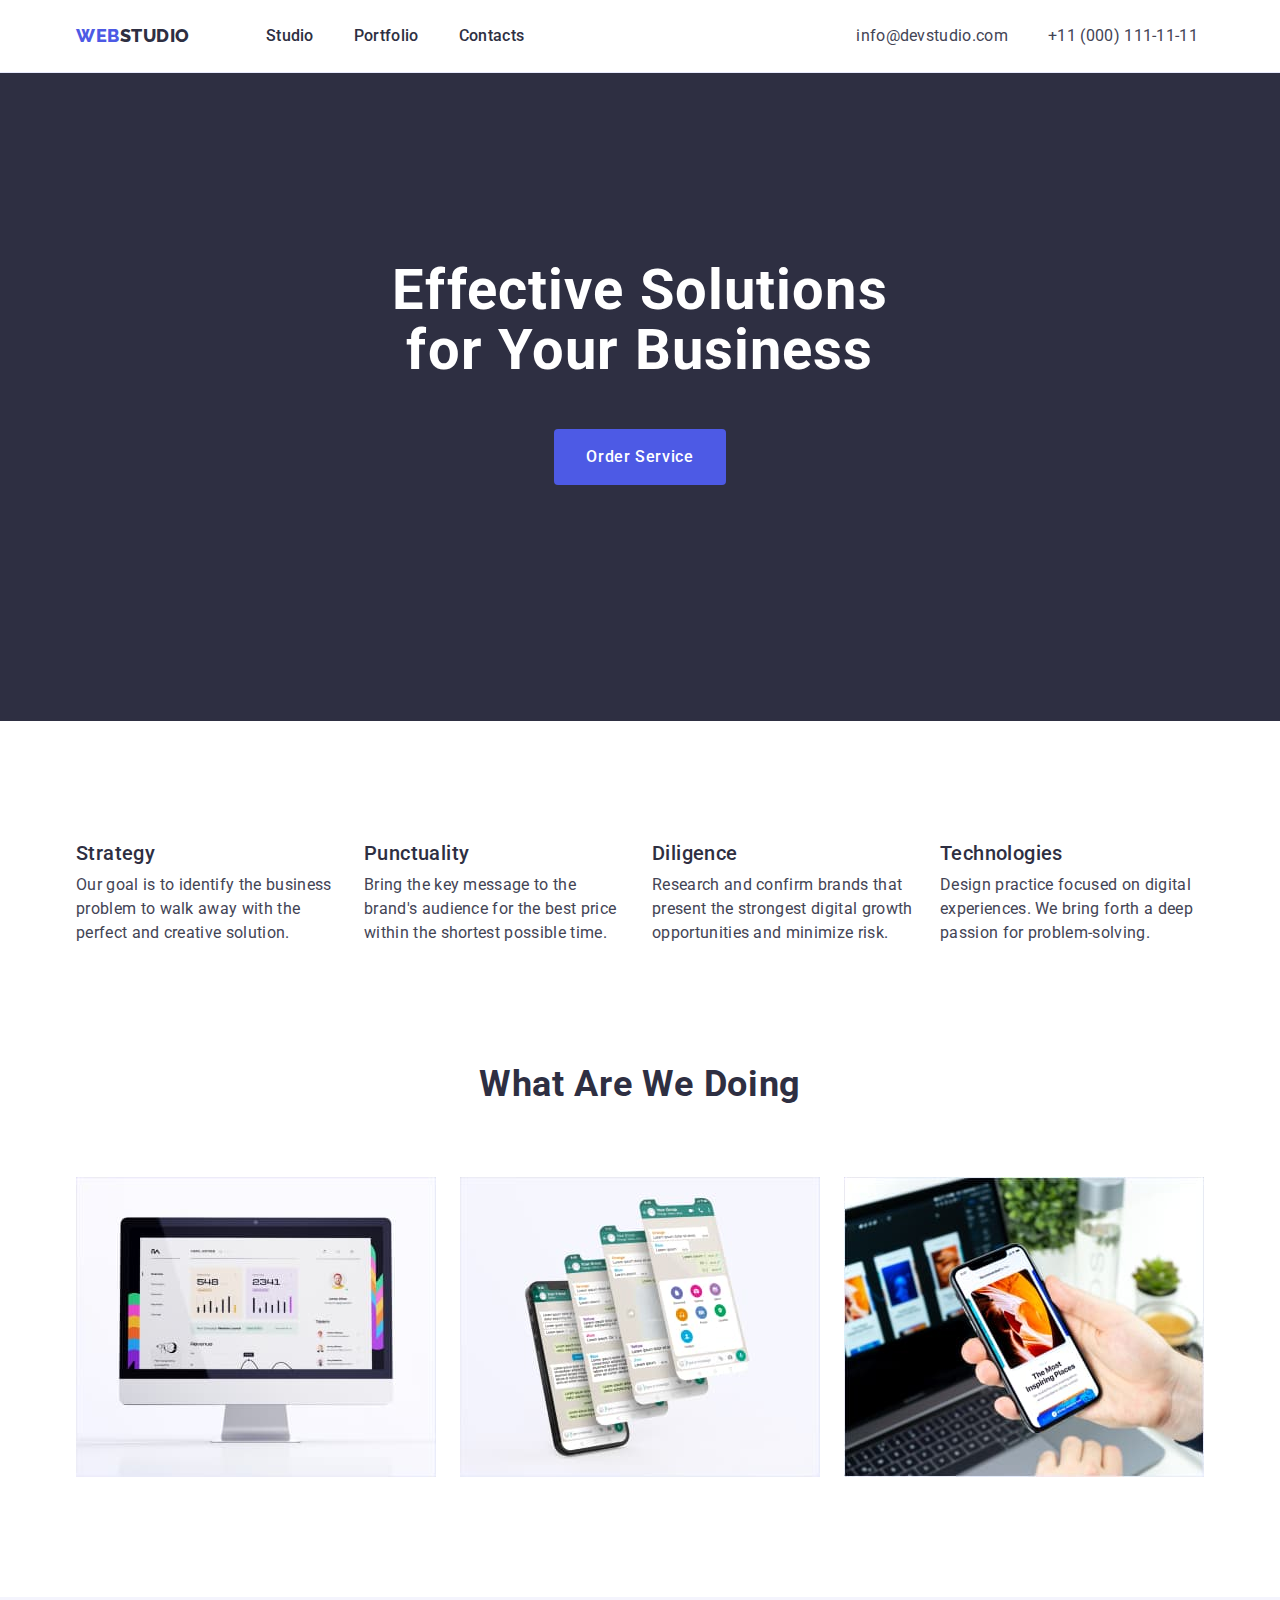
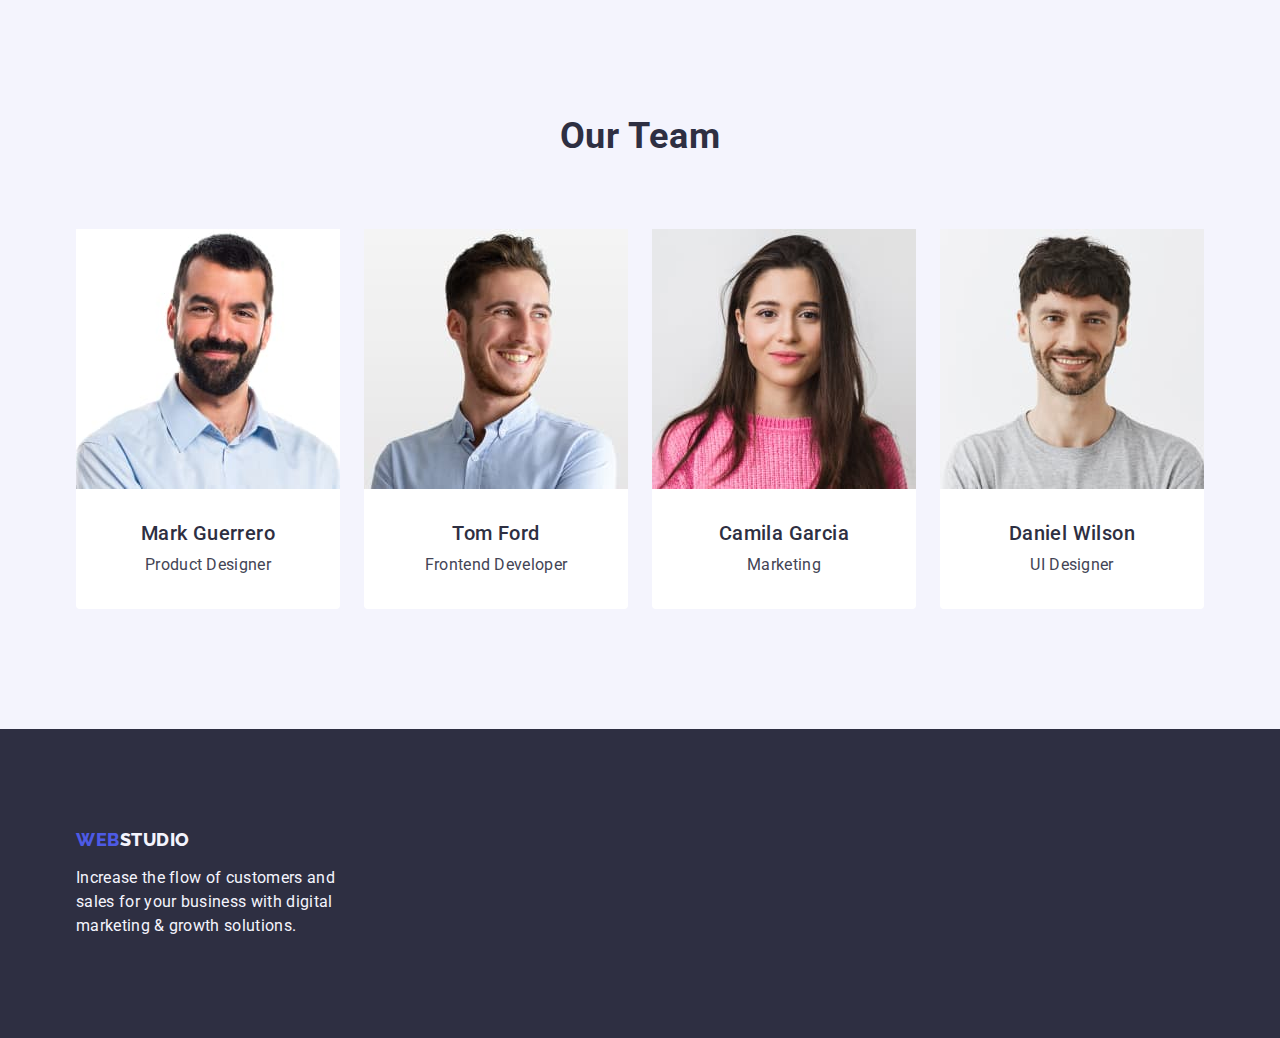
<file: index.html>
<!DOCTYPE html>
<html lang="en">
  <head>
    <meta charset="UTF-8" />
    <meta name="viewport" content="width=device-width, initial-scale=1.0" />
    <link rel="preconnect" href="https://fonts.googleapis.com" />
    <link rel="preconnect" href="https://fonts.gstatic.com" crossorigin />
    <link rel="stylesheet" href="./css/modern-normalize.min.css" />
    <link
      href="https://fonts.googleapis.com/css2?family=Raleway:wght@800&family=Roboto:wght@400;500;700;900&display=swap"
      rel="stylesheet"
    />
    <link rel="stylesheet" href="./css/modern-normalize.css" />
    <title>WebStudio</title>
    <link rel="stylesheet" href="./css/styles.css" />
  </head>
  <body>
    <header class="header-nav">
      <div class="container">
        <nav class="menu">
          <a class="link logo" href="./index.html"
            >Web<span class="logo-studio">Studio</span></a
          >
          <ul class="list nav-pages">
            <li><a class="link pages" href="./index.html">Studio</a></li>
            <li><a class="link pages" href="./portfolio.html">Portfolio</a></li>
            <li><a class="link pages" href="">Contacts</a></li>
          </ul>
        </nav>

        <address class="header-adress">
          <ul class="list">
            <li>
              <a class="link" href="mailto:info@devstudio.com"
                >info@devstudio.com</a
              >
            </li>
            <li>
              <a class="link" href="tel:+110001111111">+11 (000) 111-11-11</a>
            </li>
          </ul>
        </address>
      </div>
    </header>

    <main>
      <section class="main-title">
        <div class="container">
          <h1 class="title">Effective Solutions for Your Business</h1>
          <button class="main-button" type="button">
            <span class="button">Order Service</span>
          </button>
        </div>
      </section>

      <section class="second-title">
        <div class="container">
          <h2>#</h2>
          <ul class="list">
            <li class="second-title-text">
              <h3 class="title-list">Strategy</h3>
              <p class="text">
                Our goal is to identify the business problem to walk away with
                the perfect and creative solution.
              </p>
            </li>

            <li class="second-title-text">
              <h3 class="title-list">Punctuality</h3>
              <p class="text">
                Bring the key message to the brand's audience for the best price
                within the shortest possible time.
              </p>
            </li>

            <li class="second-title-text">
              <h3 class="title-list">Diligence</h3>
              <p class="text">
                Research and confirm brands that present the strongest digital
                growth opportunities and minimize risk.
              </p>
            </li>

            <li class="second-title-text">
              <h3 class="title-list">Technologies</h3>
              <p class="text">
                Design practice focused on digital experiences. We bring forth a
                deep passion for problem-solving.
              </p>
            </li>
          </ul>
        </div>
      </section>

      <section class="our-job">
        <div class="container">
          <h2 class="our-job-title">What are we doing</h2>
          <ul class="list">
            <li class="our-job-text">
              <img
                src="./images/img1.jpg"
                alt="Statictic"
                width="360"
                height="300"
              />
            </li>
            <li class="our-job-text">
              <img
                src="./images/img2.jpg"
                alt="Development"
                width="360"
                height="300"
              />
            </li>
            <li class="our-job-text">
              <img
                src="./images/img3.jpg"
                alt="Cross Platforming"
                width="360"
                height="300"
              />
            </li>
          </ul>
        </div>
      </section>

      <section class="our">
        <div class="container">
          <h2 class="team">Our Team</h2>
          <ul class="list">
            <li class="our-team">
              <img
                src="./images/img7.jpg"
                alt="Mark Guerrero"
                width="264"
                height="260"
              />
              <div class="card-text">
                <h3 class="human">Mark Guerrero</h3>
                <p class="job">Product Designer</p>
              </div>
            </li>

            <li class="our-team">
              <img
                src="./images/img6.jpg"
                alt="Tom Ford"
                width="264"
                height="260"
              />
              <div class="card-text">
                <h3 class="human">Tom Ford</h3>
                <p class="job">Frontend Developer</p>
              </div>
            </li>

            <li class="our-team">
              <img
                src="./images/img5.jpg"
                alt="Camila Garcia"
                width="264"
                height="260"
              />
              <div class="card-text">
                <h3 class="human">Camila Garcia</h3>
                <p class="job">Marketing</p>
              </div>
            </li>

            <li class="our-team">
              <img
                src="./images/img4.jpg"
                alt="Daniel Wilson"
                width="264"
                height="260"
              />
              <div class="card-text">
                <h3 class="human">Daniel Wilson</h3>
                <p class="job">UI Designer</p>
              </div>
            </li>
          </ul>
        </div>
      </section>
    </main>
    <footer class="footer">
      <div class="container">
        <a class="link" href="./index.html"
          >Web<span class="logo-studio-footer">Studio</span></a
        >
        <p class="footer-text">
          Increase the flow of customers and sales for your business with
          digital marketing & growth solutions.
        </p>
      </div>
    </footer>
  </body>
</html>
</file>
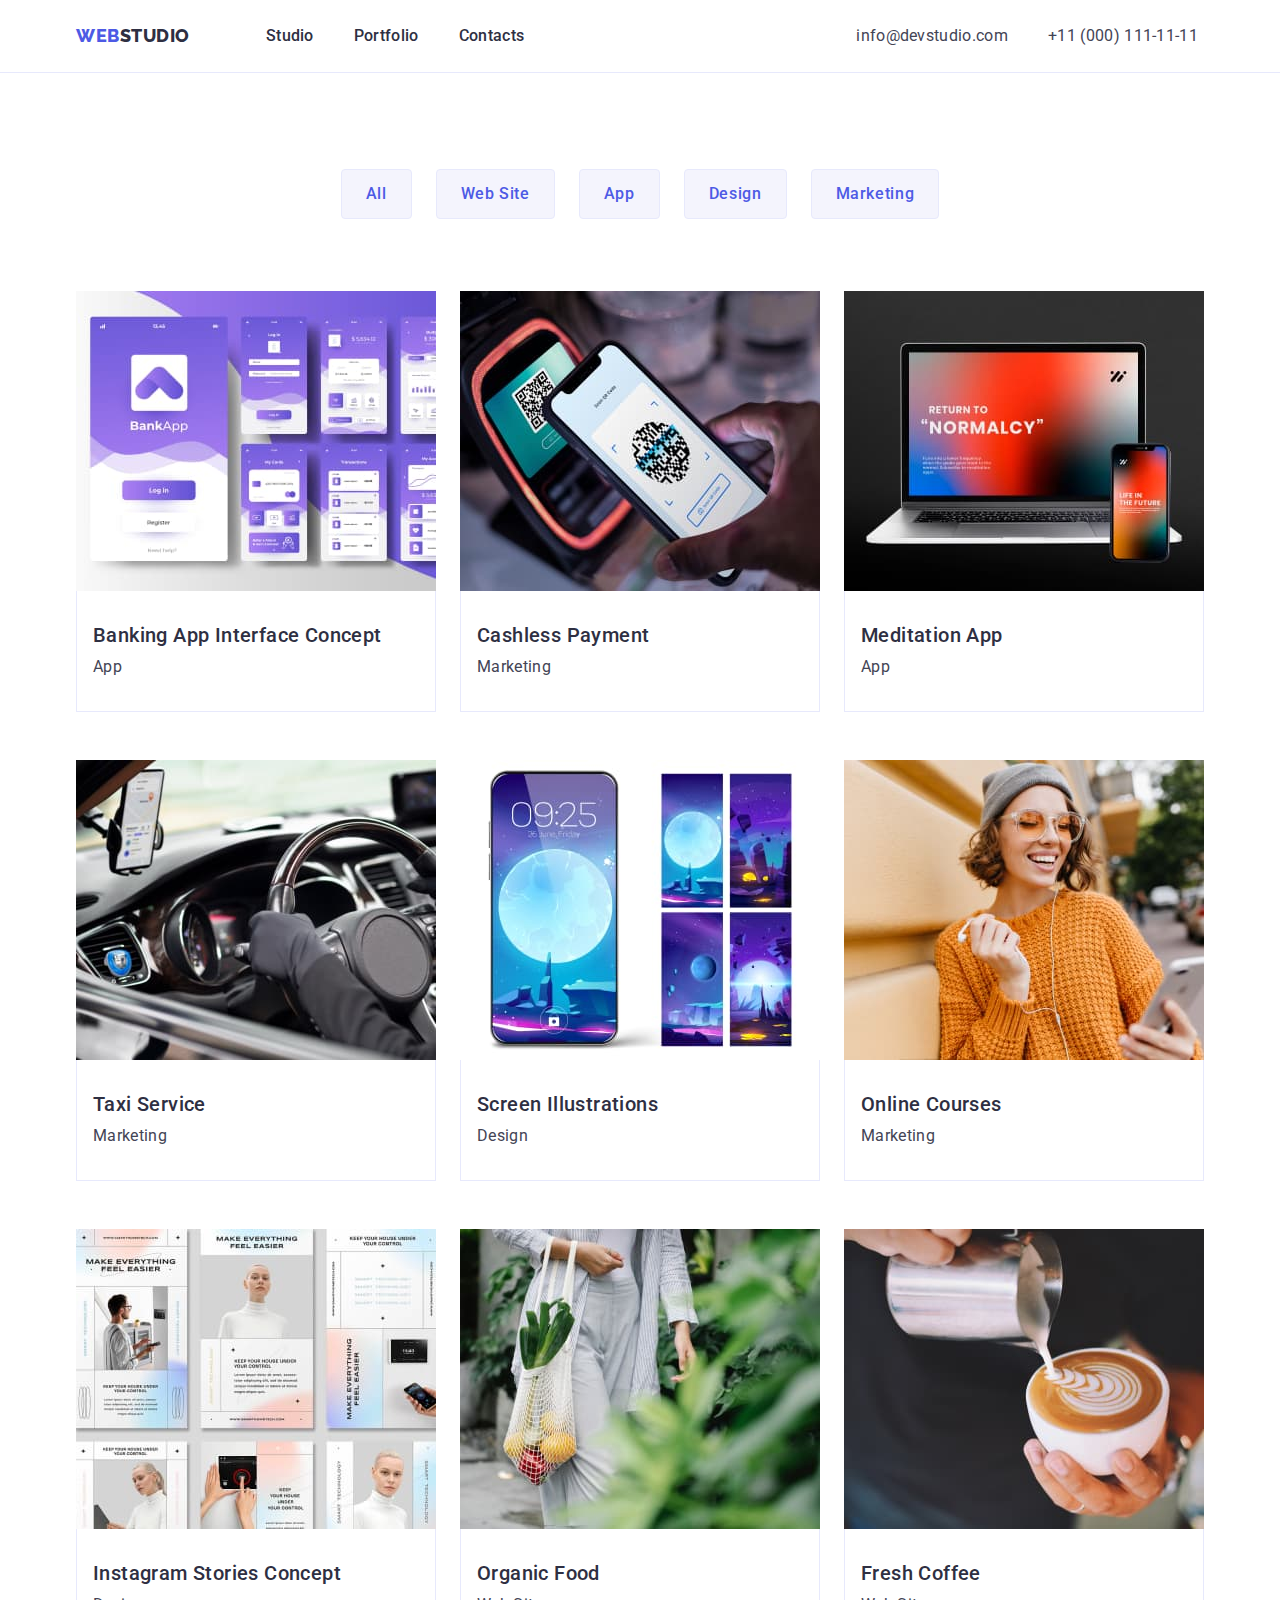
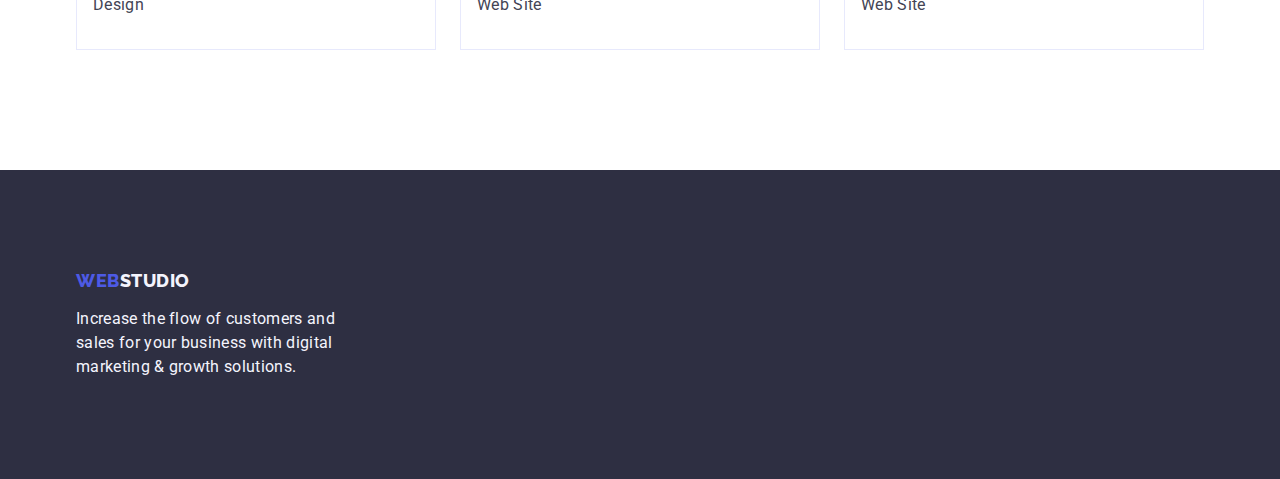
<file: portfolio.html>
<!DOCTYPE html>
<html lang="en">
  <head>
    <meta charset="UTF-8" />
    <meta name="viewport" content="width=device-width, initial-scale=1.0" />
    <link rel="preconnect" href="https://fonts.googleapis.com" />
    <link rel="preconnect" href="https://fonts.gstatic.com" crossorigin />
    <link rel="stylesheet" href="./css/modern-normalize.min.css" />
    <link
      href="https://fonts.googleapis.com/css2?family=Raleway:wght@800&family=Roboto:wght@400;500;700;900&display=swap"
      rel="stylesheet"
    />
    <link rel="stylesheet" href="./css/modern-normalize.css" />
    <title>WebStudio</title>
    <link rel="stylesheet" href="./css/styles.css" />
  </head>
  <body>
    <header class="header-nav">
      <div class="container">
        <nav class="menu">
          <a class="link logo" href="./index.html"
            >Web<span class="logo-studio">Studio</span></a
          >
          <ul class="list nav-pages">
            <li><a class="link pages" href="./index.html">Studio</a></li>
            <li><a class="link pages" href="./portfolio.html">Portfolio</a></li>
            <li><a class="link pages" href="">Contacts</a></li>
          </ul>
        </nav>

        <address class="header-adress">
          <ul class="list">
            <li>
              <a class="link" href="mailto:info@devstudio.com"
                >info@devstudio.com</a
              >
            </li>
            <li>
              <a class="link" href="tel:+110001111111">+11 (000) 111-11-11</a>
            </li>
          </ul>
        </address>
      </div>
    </header>
    
    <main class="portfolio-main">
      <section class="portfolio-section">
        <div class="container">
        <h1 class="hidden"></h1>
        <ul class="list buttons">
          <li><button type="button" class="button">All</button></li>
          <li><button type="button" class="button">Web Site</button></li>
          <li><button type="button" class="button">App</button></li>
          <li><button type="button" class="button">Design</button></li>
          <li><button type="button" class="button">Marketing</button></li>
        </ul>

            <ul class="list card-list">
                <li class="portfolio-card">
                  <a class="link" href="">
                    <img
                      src="./images/img8.jpg"
                      alt="Banking App"
                      width="360"
                      height="300"
                    />
                    <div class="card-content">
                      <h2 class="portfolio-job">
                        Banking App Interface Concept
                      </h2>
                      <p class="portfolio-content">App</p>
                    </div>
                  </a>
                </li>

                <li class="portfolio-card">
                  <a class="link" href="">
                    <img
                      src="./images/img9.jpg"
                      alt="NFC Payment"
                      width="360"
                      height="300"
                    />
                    <div class="card-content">
                      <h2 class="portfolio-job">Cashless Payment</h2>
                      <p class="portfolio-content">Marketing</p>
                    </div>
                  </a>
                </li>

                <li class="portfolio-card">
                  <a class="link" href="">
                    <img
                      src="./images/img10.jpg"
                      alt="Meditation App"
                      width="360"
                      height="300"
                    />
                    <div class="card-content">
                      <h2 class="portfolio-job">Meditation App</h2>
                      <p class="portfolio-content">App</p>
                    </div>
                  </a>
                </li>
              
                <li class="portfolio-card">
                  <a class="link" href="">
                    <img
                      src="./images/img11.jpg"
                      alt="Taxi"
                      width="360"
                      height="300"
                    />
                    <div class="card-content">
                      <h2 class="portfolio-job">Taxi Service</h2>
                      <p class="portfolio-content">Marketing</p>
                    </div>
                  </a>
                </li>

                <li class="portfolio-card">
                  <a class="link" href="">
                    <img
                      src="./images/img12.jpg"
                      alt="Screen Ilustration"
                      width="360"
                      height="300"
                    />
                    <div class="card-content">
                      <h2 class="portfolio-job">Screen Illustrations</h2>
                      <p class="portfolio-content">Design</p>
                    </div>
                  </a>
                </li>

                <li class="portfolio-card">
                  <a class="link" href="">
                    <img
                      src="./images/img13.jpg"
                      alt="Online Courses"
                      width="360"
                      height="300"
                    />
                    <div class="card-content">
                      <h2 class="portfolio-job">Online Courses</h2>
                      <p class="portfolio-content">Marketing</p>
                    </div>
                  </a>
                </li>
              

              
                <li class="portfolio-card">
                  <a class="link" href="">
                    <img
                      src="./images/img14.jpg"
                      alt="Stories Concept"
                      width="360"
                      height="300"
                    />
                    <div class="card-content">
                      <h2 class="portfolio-job">Instagram Stories Concept</h2>
                      <p class="portfolio-content">Design</p>
                    </div>
                  </a>
                </li>

                <li class="portfolio-card">
                  <a class="link" href="">
                    <img
                      src="./images/img15.jpg"
                      alt="Food"
                      width="360"
                      height="300"
                    />
                    <div class="card-content">
                      <h2 class="portfolio-job">Organic Food</h2>
                      <p class="portfolio-content">Web Site</p>
                    </div>
                  </a>
                </li>

                <li class="portfolio-card">
                  <a class="link" href="">
                    <img
                      src="./images/img16.jpg"
                      alt="Barista"
                      width="360"
                      height="300"
                    />
                    <div class="card-content">
                      <h2 class="portfolio-job">Fresh Coffee</h2>
                      <p class="portfolio-content">Web Site</p>
                    </div>
                  </a>
                </li>
            </ul>
        </div>
      </section>
    </main>

    <footer class="footer">
      <div class="container">
        <a class="link" href="./index.html"
          >Web<span class="logo-studio-footer">Studio</span></a
        >
        <p class="footer-text">
          Increase the flow of customers and sales for your business with
          digital marketing & growth solutions.
        </p>
      </div>
    </footer>
  </body>
</html>
</file>
<file: css/styles.css>
:root {
    --primary-font: "Roboto" , sans-serif;
    --title-font : "Raleway" , sans-serif ;
    --background-color-main: #FFFFFF;
    
}

header {
    background-color: #FFFFFF;
}

body {
    background-color: #FFFFFF;
    font-family: var(--primary-font);
    color:#434455;
}

a {
    padding: 0;
    margin: 0;
}

h1,
h2,
h3,
h4,
h5,
h6 {
    padding: 0;
    margin: 0;
}

p {
    padding: 0;
    margin: 0;
}

ul {
    padding: 0;
    margin: 0;
}

img {
    display: block;
    max-width: 100%;
}

.container {
    width: 1158px;
    padding: 0 15px;
    margin: 0 auto;
}

.menu {
    display:flex;
    align-items: center;
}

.header-nav .container {
    display: flex;
}

.header-nav {
    border-bottom: 1px solid #E7E9FC;
    padding: 24px 0;
}


.menu .logo {
    text-decoration: none;
    line-height: 1.17;
    letter-spacing: 0.03em;
    text-transform: uppercase;
    font-family: var(--title-font);
    font-size: 18px;
    font-weight: 800;
    color: #4D5AE5;

    margin:0 76px 0 0;
}

.menu .nav-pages {
    display: flex;
    margin-right: 332px;
    gap:40px;
}

.nav-pages .pages {
    text-decoration: none;
    letter-spacing: 0.02em;
    line-height: 1.5;
    color: #2E2F42;
    font-size: 16px;
    font-weight: 500;
}

.menu .list .link {
    padding: 24px 0;
}


.header-adress .list {
    display:flex;
    gap:40px;
}


.container .logo-studio {
    color: #2E2F42;
}

.link .logo-studio-footer {
    color: #F4F4FD;
}

.list {
    list-style: none;
    background-color:var(--background-color-main);
}


.header-adress {
    font-style: normal;
}

.header-adress .list .link
{
    color: #2E2F42;
    font-size: 16px;
    line-height: 1.5;
    letter-spacing: 0.02em;
    color: #434455;

}


.header-nav .list .link:hover,
 .header-nav .list .link:focus{
    color: #404BBF;
}


.header-adress .link:hover,
.header-adress .link:focus,
.header-adress .link:hover,
.header-adress .link:focus
 {
    color: #404BBF;
}



.main-title .main-button {
    letter-spacing: 0.04em;
    line-height: 1.5;
    font-weight: 500;
    font-family: "Roboto", sans-serif;
    cursor: pointer;
    color: #FFFFFF;
    background-color:#4D5AE5;
    font-size: 16px;

    display: block;
    min-width: 169px;
    height: 56px;
    padding: 16px 32px;
    margin:48px auto;
    border: none;
    border-radius: 4px;

}


.main-title .main-button:focus,
.main-title .main-button:hover {
    color: #FFFFFF;
    background-color:#404BBF;
    font-size: 16px;
    font-weight: 500;
}

.main-title {
    letter-spacing: 0.02em;
    text-align: center;
    background-color:#2E2F42;

    padding:188px 0;
}


.main-title .title {
    letter-spacing: 0.02em;
    font-weight: 700;
    font-size: 56px;
    color: #FFFFFF;
    line-height: 1.07;

    max-width: 496px;
}

.main-title .container {
    max-width: 496px;
    padding: 0;
    
}

.second-title {
    padding: 120px 0;
}

.second-title .container .list {
    display: flex;
    gap: 24px;
}

.second-title-text {
    width: calc((100% - 72px) / 4);
}

.second-title-text .title-list {
    margin-bottom: 8px;
}

.second-title h2 {
    position: absolute;
    width: 1px;
    height: 1px;
    margin: -1px;
    border: 0;
     padding: 0;
    
     white-space: nowrap;
     clip-path: inset(100%);
     clip: rect(0 0 0 0);
     overflow: hidden;
}

.second-title .text {
    letter-spacing: 0.02em;
    font-size: 16px;
    line-height: 1.5;
}

.second-title .list .title-list {
    letter-spacing: 0.02em;
    color: #2E2F42;
    line-height: 1.2;
    font-weight: 500;
    font-size: 20px;
}

.our-job {
    padding-bottom:120px;

}

.our-job .our-job-title {
    margin-bottom: 72px;

    text-transform: capitalize;
    letter-spacing: 0.02em;
    text-align: center;
    line-height: 1.11;
    font-size: 36px;
    font-weight: 700;
    color: #2E2F42;
}


.our-job .container .list {
    display: flex;
    gap: 24px;
}

.our-job-title .our-job-text {
    width: calc((100% - 48px) \ 3);
}


.our-job .conteiner .list {
    color: #E7E9FC;
}


.our {
    padding: 120px 0;
    background-color:#F4F4FD;
}

.list .our-team {
    background-color: #FFFFFF;

    width: calc((100%-72px) \ 4);
    border-radius: 0px 0px 4px 4px;
}

.card-text {
    padding: 32px 16px;
}

.our .container .list {
    background-color: #F4F4FD;
    
    display: flex;
    gap: 24px;
}


.our .team {
    color: #2E2F42;
    text-transform: capitalize;
    letter-spacing: 0.02em;
    text-align: center;
    line-height: 1.11;
    font-size: 36px;
    font-weight:700 ;

    margin-bottom: 72px;
}

.list .our-team .job {
    background-color: #FFFFFF;
    letter-spacing: 0.02em;
    color: #434455;
    line-height: 1.5;
    font-size: 16px;
    font-weight: 400;

    text-align: center;
}

.our-team .human {
    color: #2E2F42;
    letter-spacing: 0.02em;
    font-size: 20px;
    font-weight: 500;
    line-height: 1.2;

    text-align: center;
    margin-bottom: 8px;
}



.footer {
    background-color:#2E2F42 ;
    padding: 100px 0;
}

.footer .container .link {
    display: inline-block;
    margin-bottom: 16px;
}

.footer .footer-text {
    max-width: 264px
}

.footer .link {
        text-decoration: none;
            line-height: 1.17;
            letter-spacing: 0.03em;
            text-transform: uppercase;
            font-family: var(--title-font);
            font-size: 18px;
            font-weight: 800;
            color: #4D5AE5;
}

.footer .footer-text {
    letter-spacing: 0.02em;
    line-height: 1.5;
    font-size: 16px;
    color: #F4F4FD;

}

.portfolio-main .portfolio-section {
    padding-top: 96px;
    padding-bottom: 120px;
}

.hidden {
    position: absolute;
        width: 1px;
        height: 1px;
        margin: -1px;
        border: 0;
        padding: 0;
    
        white-space: nowrap;
        clip-path: inset(100%);
        clip: rect(0 0 0 0);
        overflow: hidden;
}

.buttons {
    display: flex;
    justify-content: center;
    gap: 24px;
    margin-bottom: 72px;
}

.card-list {
    display: flex;
    flex-wrap: wrap;
    column-gap: 24px;
    row-gap: 48px;
}


.portfolio-card {
    width: calc((100% - 48px) / 3);
}

.card-content {
    padding: 32px 16px;
    border: 1px solid #e7e9fc;
    border-top: none;
}

.list .button  {
    letter-spacing: 0.04em;
    font-family: var(--primary-font);
    cursor: pointer;
    background-color:#F4F4FD ;
    color: #4D5AE5;
    font-size: 16px;
    font-weight: 500;
    line-height: 1.5;

    padding: 12px 24px;
    border: 1px solid #e7e9fc;
    border-radius: 4px;
}

.list .button:hover,
.list .button:focus {
    color: #FFFFFF;
    background-color:#404BBF ;
    border: 1px solid transparent;
}

.list .link {
    text-decoration: none;
}


.list .link .portfolio-job {
    font-family: var(--primary-font);
    letter-spacing: 0.02em;
    color: #2E2F42;
    font-size: 20px;
    font-weight: 500;
    line-height: 1.2;

    margin-bottom: 8px;
}

.link .portfolio-content {
    font-family: var(--primary-font);
    font-size: 16px;
    line-height: 1.5;
    letter-spacing: 0.02em;
    color: #434455;
}
</file>
